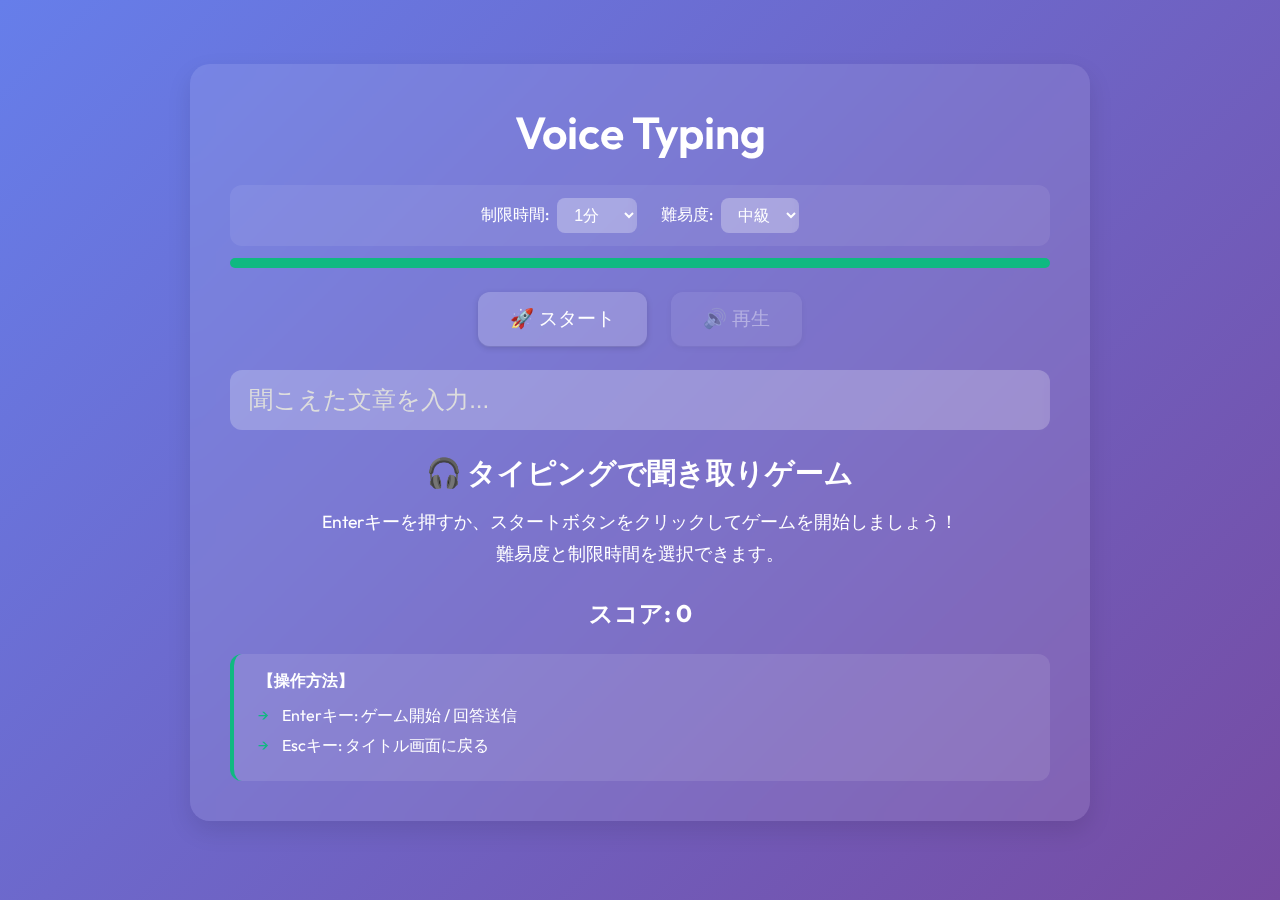
<file: index.html>
<!DOCTYPE html>
<html lang="ja">
<head>
  <meta charset="UTF-8" />
  <meta name="viewport" content="width=device-width, initial-scale=1.0" />
  <title>音声タイピングゲーム</title>
  <link rel="stylesheet" href="style.css" />
  <link href="https://fonts.googleapis.com/css2?family=Outfit:wght@400;600&display=swap" rel="stylesheet" />
</head>
<body>
  <div class="container">
    <div class="card">
      <h1>Voice Typing</h1>
      
      <!-- ゲームコントロール -->
      <div class="game-controls">
        <div class="control-group">
          <label for="time-select">制限時間:</label>
          <select id="time-select">
            <option value="30">30秒</option>
            <option value="60" selected>1分</option>
            <option value="120">2分</option>
            <option value="180">3分</option>
            <option value="300">5分</option>
          </select>
        </div>
        <div class="control-group">
          <label for="difficulty-select">難易度:</label>
          <select id="difficulty-select">
            <option value="easy">初級</option>
            <option value="normal" selected>中級</option>
            <option value="hard">上級</option>
          </select>
        </div>
        <div id="time-display">残り時間: 60秒</div>
      </div>
      
      <!-- 文章タイマー -->
      <div id="sentence-timer" class="sentence-timer" style="display: none;">
        <span>文章の制限時間: <span id="sentence-time-remaining">0</span>秒</span>
      </div>
      
      <div class="button-group">
        <button id="startBtn">🚀 スタート</button>
        <button id="speakBtn" disabled>🔊 再生</button>
      </div>
      
      <input type="text" id="userInput" placeholder="聞こえた文章を入力..." disabled />
      <div class="result" id="result"></div>
      <div class="score" id="score">スコア: 0</div>
      
      <!-- 最終結果表示 -->
      <div class="final-result" id="finalResult" style="display: none;">
        <h2>🎉 ゲーム終了！</h2>
        <div id="rank-display" class="rank-display">
          <span id="rank-badge" class="rank rank-s">S</span>
          <p id="rank-message">素晴らしい！タイピングの達人ですね！</p>
        </div>
        <p id="finalScore"></p>
        <button id="restartBtn">もう一度プレイ</button>
      </div>
      
      <!-- 操作説明 -->
      <div class="instructions" id="instructions">
        <div class="instructions-box">
          <p>【操作方法】</p>
          <ul>
            <li>Enterキー: ゲーム開始 / 回答送信</li>
            <li>Escキー: タイトル画面に戻る</li>
          </ul>
        </div>
      </div>
    </div>
  </div>
  <script src="script.js"></script>
</body>
</html>
</file>
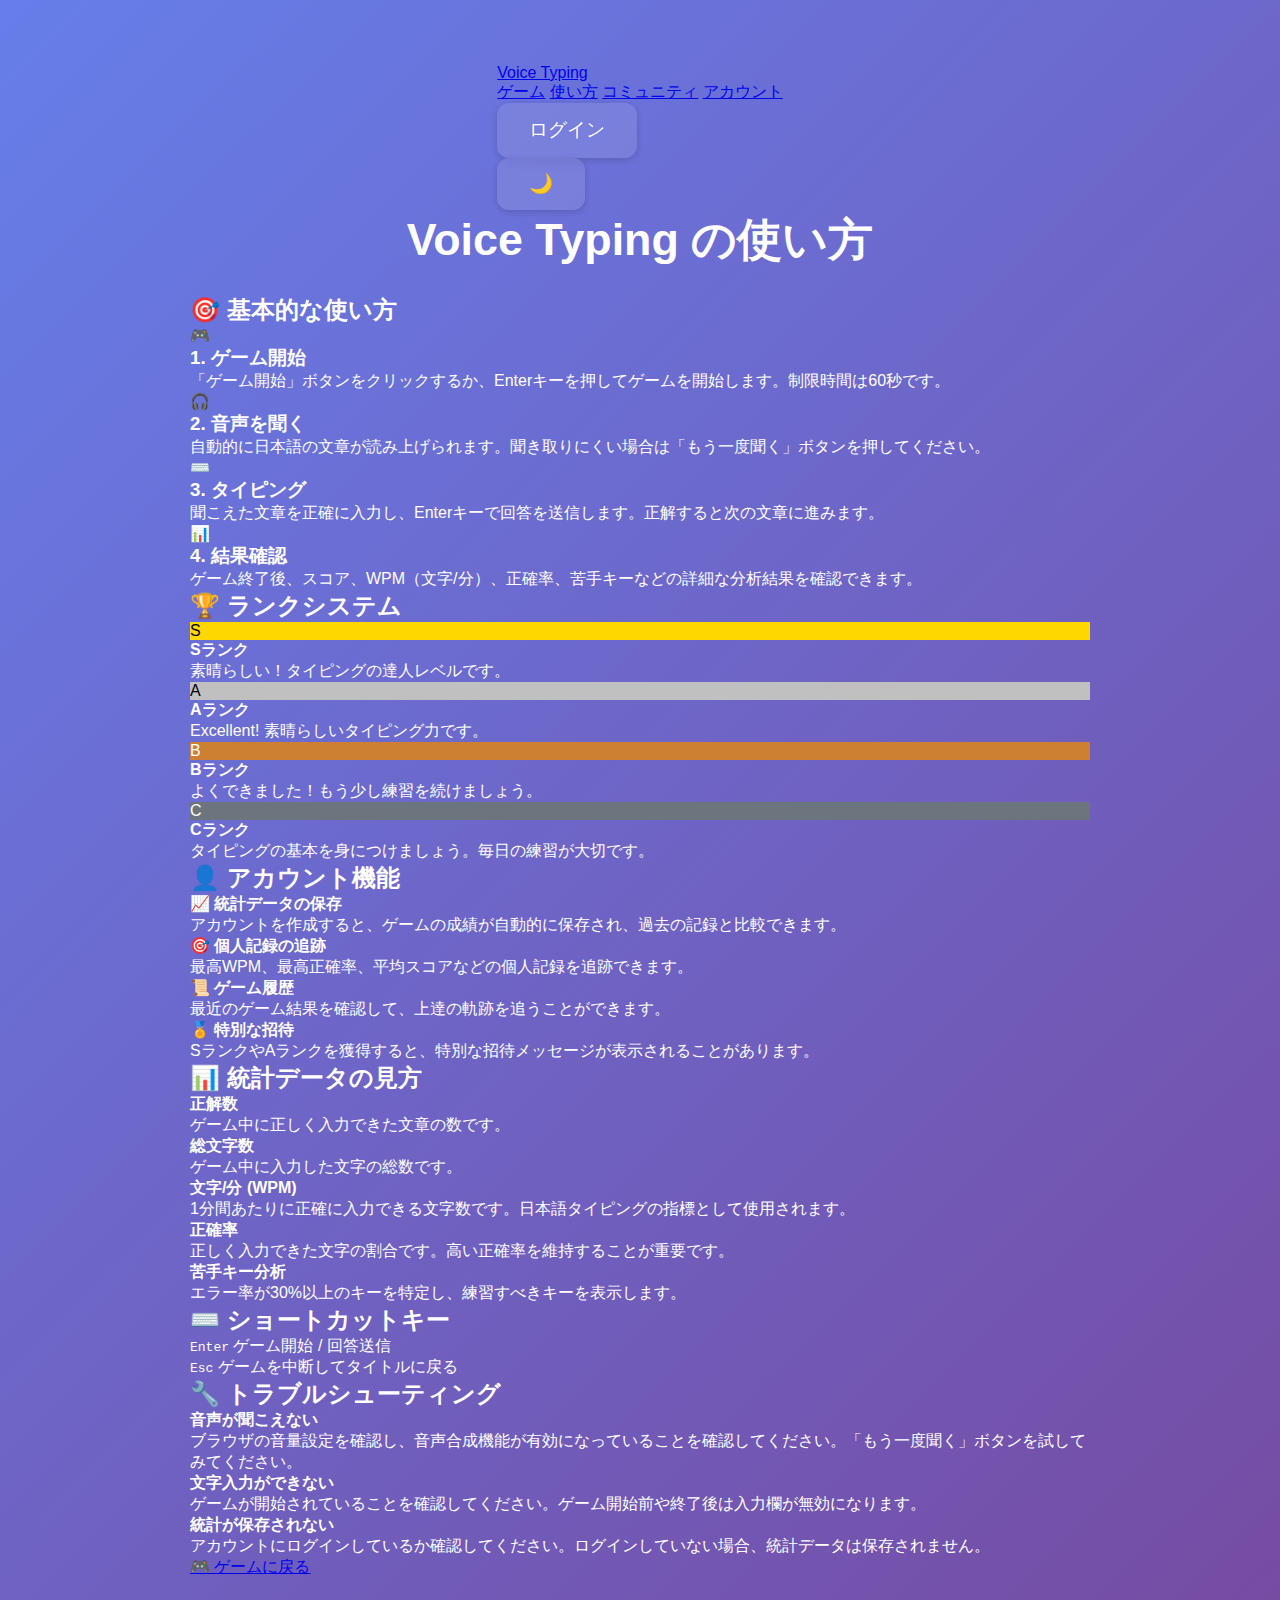
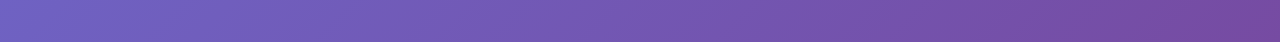
<file: how-to-use.html>
<!DOCTYPE html>
<html lang="ja">
<head>
  <meta charset="UTF-8" />
  <meta name="viewport" content="width=device-width, initial-scale=1.0" />
  <title>使い方 - Voice Typing 音声タイピングゲーム</title>
  <link rel="stylesheet" href="style.css" />
</head>
<body>
  <!-- ナビゲーションバー -->
  <nav class="navbar">
    <div class="nav-container">
      <div class="nav-logo">
        <a href="/" class="logo-text">Voice Typing</a>
      </div>
      <div class="nav-menu">
        <a href="/" class="nav-link">ゲーム</a>
        <a href="/how-to-use.html" class="nav-link active">使い方</a>
        <a href="/community.html" class="nav-link">コミュニティ</a>
        <a href="/account.html" class="nav-link">アカウント</a>
        <div class="auth-menu" id="authMenu">
          <button id="loginBtn" class="nav-link auth-btn">ログイン</button>
          <div id="userMenu" class="user-menu" style="display: none;">
            <span id="usernameDisplay" class="username-display"></span>
            <button id="logoutBtn" class="nav-link auth-btn">ログアウト</button>
          </div>
        </div>
      </div>
    </div>
  </nav>

  <!-- メインコンテンツ -->
  <main class="main-content">
    <!-- 使い方セクション -->
    <section class="how-to-section">
      <div class="container">
        <h1>Voice Typing の使い方</h1>
        
        <!-- 基本的な使い方 -->
        <div class="section-card">
          <h2>🎯 基本的な使い方</h2>
          <div class="instructions-grid">
            <div class="instruction-item">
              <div class="instruction-icon">🎮</div>
              <h3>1. ゲーム開始</h3>
              <p>「ゲーム開始」ボタンをクリックするか、Enterキーを押してゲームを開始します。制限時間は60秒です。</p>
            </div>
            <div class="instruction-item">
              <div class="instruction-icon">🎧</div>
              <h3>2. 音声を聞く</h3>
              <p>自動的に日本語の文章が読み上げられます。聞き取りにくい場合は「もう一度聞く」ボタンを押してください。</p>
            </div>
            <div class="instruction-item">
              <div class="instruction-icon">⌨️</div>
              <h3>3. タイピング</h3>
              <p>聞こえた文章を正確に入力し、Enterキーで回答を送信します。正解すると次の文章に進みます。</p>
            </div>
            <div class="instruction-item">
              <div class="instruction-icon">📊</div>
              <h3>4. 結果確認</h3>
              <p>ゲーム終了後、スコア、WPM（文字/分）、正確率、苦手キーなどの詳細な分析結果を確認できます。</p>
            </div>
          </div>
        </div>

        <!-- ランクシステム -->
        <div class="section-card">
          <h2>🏆 ランクシステム</h2>
          <div class="rank-explanation">
            <div class="rank-item">
              <div class="rank-badge rank-s">S</div>
              <div class="rank-desc">
                <h4>Sランク</h4>
                <p>素晴らしい！タイピングの達人レベルです。</p>
              </div>
            </div>
            <div class="rank-item">
              <div class="rank-badge rank-a">A</div>
              <div class="rank-desc">
                <h4>Aランク</h4>
                <p>Excellent! 素晴らしいタイピング力です。</p>
              </div>
            </div>
            <div class="rank-item">
              <div class="rank-badge rank-b">B</div>
              <div class="rank-desc">
                <h4>Bランク</h4>
                <p>よくできました！もう少し練習を続けましょう。</p>
              </div>
            </div>
            <div class="rank-item">
              <div class="rank-badge rank-c">C</div>
              <div class="rank-desc">
                <h4>Cランク</h4>
                <p>タイピングの基本を身につけましょう。毎日の練習が大切です。</p>
              </div>
            </div>
          </div>
        </div>

        <!-- アカウント機能 -->
        <div class="section-card">
          <h2>👤 アカウント機能</h2>
          <div class="feature-list">
            <div class="feature-item">
              <h4>📈 統計データの保存</h4>
              <p>アカウントを作成すると、ゲームの成績が自動的に保存され、過去の記録と比較できます。</p>
            </div>
            <div class="feature-item">
              <h4>🎯 個人記録の追跡</h4>
              <p>最高WPM、最高正確率、平均スコアなどの個人記録を追跡できます。</p>
            </div>
            <div class="feature-item">
              <h4>📜 ゲーム履歴</h4>
              <p>最近のゲーム結果を確認して、上達の軌跡を追うことができます。</p>
            </div>
            <div class="feature-item">
              <h4>🏅 特別な招待</h4>
              <p>SランクやAランクを獲得すると、特別な招待メッセージが表示されることがあります。</p>
            </div>
          </div>
        </div>

        <!-- 統計データの見方 -->
        <div class="section-card">
          <h2>📊 統計データの見方</h2>
          <div class="stats-explanation">
            <div class="stat-explanation">
              <h4>正解数</h4>
              <p>ゲーム中に正しく入力できた文章の数です。</p>
            </div>
            <div class="stat-explanation">
              <h4>総文字数</h4>
              <p>ゲーム中に入力した文字の総数です。</p>
            </div>
            <div class="stat-explanation">
              <h4>文字/分 (WPM)</h4>
              <p>1分間あたりに正確に入力できる文字数です。日本語タイピングの指標として使用されます。</p>
            </div>
            <div class="stat-explanation">
              <h4>正確率</h4>
              <p>正しく入力できた文字の割合です。高い正確率を維持することが重要です。</p>
            </div>
            <div class="stat-explanation">
              <h4>苦手キー分析</h4>
              <p>エラー率が30%以上のキーを特定し、練習すべきキーを表示します。</p>
            </div>
          </div>
        </div>

        <!-- ショートカットキー -->
        <div class="section-card">
          <h2>⌨️ ショートカットキー</h2>
          <div class="shortcut-list">
            <div class="shortcut-item">
              <kbd>Enter</kbd>
              <span>ゲーム開始 / 回答送信</span>
            </div>
            <div class="shortcut-item">
              <kbd>Esc</kbd>
              <span>ゲームを中断してタイトルに戻る</span>
            </div>
          </div>
        </div>

        <!-- トラブルシューティング -->
        <div class="section-card">
          <h2>🔧 トラブルシューティング</h2>
          <div class="troubleshooting">
            <div class="issue-item">
              <h4>音声が聞こえない</h4>
              <p>ブラウザの音量設定を確認し、音声合成機能が有効になっていることを確認してください。「もう一度聞く」ボタンを試してみてください。</p>
            </div>
            <div class="issue-item">
              <h4>文字入力ができない</h4>
              <p>ゲームが開始されていることを確認してください。ゲーム開始前や終了後は入力欄が無効になります。</p>
            </div>
            <div class="issue-item">
              <h4>統計が保存されない</h4>
              <p>アカウントにログインしているか確認してください。ログインしていない場合、統計データは保存されません。</p>
            </div>
          </div>
        </div>

        <!-- ゲームに戻るボタン -->
        <div class="back-to-game">
          <a href="/" class="btn-primary">🎮 ゲームに戻る</a>
        </div>
      </div>
    </section>
  </main>

  <!-- ログイン/新規登録モーダル -->
  <div class="auth-modal" id="authModal" style="display: none;">
    <div class="auth-content">
      <div class="auth-header">
        <h2 id="authTitle">ログイン</h2>
        <button class="close-btn" id="closeAuthModal">&times;</button>
      </div>
      <form id="authForm">
        <div class="form-group">
          <label for="authUsername">ユーザー名</label>
          <input type="text" id="authUsername" required placeholder="ユーザー名を入力">
        </div>
        <div class="form-group">
          <label for="authPassword">パスワード</label>
          <input type="password" id="authPassword" required placeholder="パスワードを入力">
        </div>
        <div class="form-actions">
          <button type="submit" class="btn-primary" id="authSubmitBtn">ログイン</button>
        </div>
        <div class="auth-switch">
          <p id="authSwitchText">アカウントをお持ちでない方は</p>
          <button type="button" class="auth-switch-btn" id="authSwitchBtn">新規登録</button>
        </div>
      </form>
      <div id="authError" class="auth-error" style="display: none;"></div>
    </div>
  </div>

  <script src="js/api-client.js"></script>
  <script src="js/auth.js"></script>
  <script src="js/dark-mode.js"></script>
  <script>
    // APIクライアントと認証マネージャーの初期化
    document.addEventListener('DOMContentLoaded', async () => {
        window.apiClient = new APIClient();
        await window.apiClient.init();
        window.authManager = new AuthManager();
        await window.authManager.init();
    });
  </script>
</body>
</html>
</file>
<file: style.css>
* {
  margin: 0;
  padding: 0;
  box-sizing: border-box;
}

body {
  font-family: 'Outfit', sans-serif;
  background: linear-gradient(135deg, #667eea, #764ba2);
  color: #fff;
  padding: 4rem 2rem;
  display: flex;
  flex-direction: column;
  align-items: center;
  min-height: 100vh;
}

.container {
  width: 100%;
  max-width: 900px;
}

.card {
  background-color: rgba(255, 255, 255, 0.1);
  backdrop-filter: blur(10px);
  border-radius: 20px;
  padding: 2.5rem;
  box-shadow: 0 10px 25px rgba(0, 0, 0, 0.1);
}

h1 {
  font-size: 2.8rem;
  margin-bottom: 1.5rem;
  font-weight: 600;
  text-align: center;
}

/* ゲームコントロール */
.game-controls {
  display: flex;
  flex-wrap: wrap;
  justify-content: center;
  align-items: center;
  gap: 1.5rem;
  margin-bottom: 0.5rem;
  padding: 0.8rem;
  background-color: rgba(255, 255, 255, 0.08);
  border-radius: 12px;
}

.control-group {
  display: flex;
  align-items: center;
  gap: 0.5rem;
}

label {
  font-size: 1rem;
  font-weight: 500;
}

select {
  font-size: 1rem;
  padding: 0.5rem 0.8rem;
  border-radius: 8px;
  border: none;
  background-color: rgba(255, 255, 255, 0.15);
  color: #fff;
  backdrop-filter: blur(4px);
}

/* タイムバー */
.progress-container {
  width: 100%;
  height: 10px;
  background-color: #374151;
  border-radius: 6px;
  margin: 12px 0;
  overflow: hidden;
}

#progress-bar {
  height: 100%;
  width: 100%;
  background-color: #10b981;
  transition: width 0.3s linear;
}

/* 文章タイマー */
.sentence-timer {
  margin: 1rem 0;
  font-size: 1.1rem;
  text-align: center;
  background-color: rgba(255, 255, 255, 0.12);
  padding: 0.5rem;
  border-radius: 8px;
}

/* ボタングループ */
.button-group {
  display: flex;
  gap: 1.5rem;
  margin: 1.5rem 0;
  flex-wrap: wrap;
  justify-content: center;
}

button {
  font-size: 1.2rem;
  padding: 0.9rem 2rem;
  border: none;
  border-radius: 12px;
  background-color: rgba(255, 255, 255, 0.1);
  color: #fff;
  font-weight: 500;
  backdrop-filter: blur(6px);
  transition: all 0.25s ease-in-out;
  box-shadow: 0 2px 6px rgba(0, 0, 0, 0.15);
  cursor: pointer;
}

button:hover:not(:disabled) {
  background-color: rgba(255, 255, 255, 0.25);
  transform: scale(1.05);
}

button:disabled {
  opacity: 0.4;
  cursor: not-allowed;
}

input[type="text"] {
  width: 100%;
  font-size: 1.5rem;
  padding: 1rem 1.2rem;
  border-radius: 12px;
  border: none;
  background-color: rgba(255, 255, 255, 0.15);
  color: #fff;
  margin-bottom: 1.5rem;
  backdrop-filter: blur(4px);
}

input::placeholder {
  color: #ddd;
}

.result {
  font-size: 1.3rem;
  min-height: 2em;
  margin-bottom: 1.5rem;
  text-align: center;
}

.score {
  font-size: 1.5rem;
  font-weight: bold;
  text-align: center;
  margin-bottom: 1.5rem;
}

/* 最終結果表示 */
.final-result {
  text-align: center;
  margin-top: 1.5rem;
  padding: 1.5rem;
  background-color: rgba(255, 255, 255, 0.15);
  border-radius: 16px;
}

.final-result h2 {
  font-size: 2rem;
  margin-bottom: 1rem;
}

/* ランク表示 */
.rank-display {
  margin: 1.5rem 0;
  text-align: center;
}

.rank {
  display: inline-block;
  font-size: 3rem;
  font-weight: bold;
  width: 70px;
  height: 70px;
  line-height: 70px;
  border-radius: 50%;
  margin-bottom: 1rem;
  box-shadow: 0 4px 8px rgba(0, 0, 0, 0.2);
}

.rank-s {
  background-color: #ffd700;
  color: #000;
}

.rank-a {
  background-color: #c0c0c0;
  color: #000;
}

.rank-b {
  background-color: #cd7f32;
  color: #fff;
}

.rank-c {
  background-color: #6c757d;
  color: #fff;
}

#restartBtn {
  font-size: 1.2rem;
  padding: 0.9rem 2rem;
  border-radius: 12px;
  background-color: rgba(255, 255, 255, 0.15);
  color: #fff;
  border: none;
  font-weight: 500;
  backdrop-filter: blur(6px);
  transition: all 0.25s ease-in-out;
  box-shadow: 0 2px 6px rgba(0, 0, 0, 0.15);
  cursor: pointer;
  margin-top: 1rem;
}

#restartBtn:hover {
  background-color: rgba(255, 255, 255, 0.25);
  transform: scale(1.05);
}

/* タイムワーニング */
.time-warning {
  color: #ff4757;
}

/* 操作説明 */
.instructions {
  margin-top: 1.5rem;
}

.instructions-box {
  background-color: rgba(255, 255, 255, 0.1);
  border-radius: 12px;
  padding: 1rem 1.5rem;
  border-left: 4px solid #10b981;
  text-align: left;
}

.instructions-box p {
  font-weight: bold;
  margin-bottom: 0.8rem;
}

.instructions-box ul {
  list-style-type: none;
}

.instructions-box li {
  margin: 0.5rem 0;
  padding-left: 1.5rem;
  position: relative;
}

.instructions-box li:before {
  content: "→";
  position: absolute;
  left: 0;
  color: #10b981;
}

/* タイトル画面 */
.title-screen {
  text-align: center;
  margin: 1rem 0 2rem;
}

.title-screen h2 {
  font-size: 1.8rem;
  margin-bottom: 1rem;
  color: #fff;
}

.title-screen p {
  margin: 0.5rem 0;
  font-size: 1.1rem;
}

/* スマホ対応 */
@media (max-width: 600px) {
  body {
    padding: 2rem 1rem;
  }

  .card {
    padding: 1.5rem;
  }

  h1 {
    font-size: 2rem;
    margin-bottom: 1rem;
  }

  .game-controls {
    flex-direction: column;
    align-items: stretch;
    gap: 0.8rem;
  }

  input[type="text"] {
    font-size: 1.2rem;
  }

  button {
    font-size: 1rem;
    padding: 0.8rem 1.2rem;
  }
  
  .rank {
    width: 60px;
    height: 60px;
    line-height: 60px;
    font-size: 2.5rem;
  }
}
</file>
